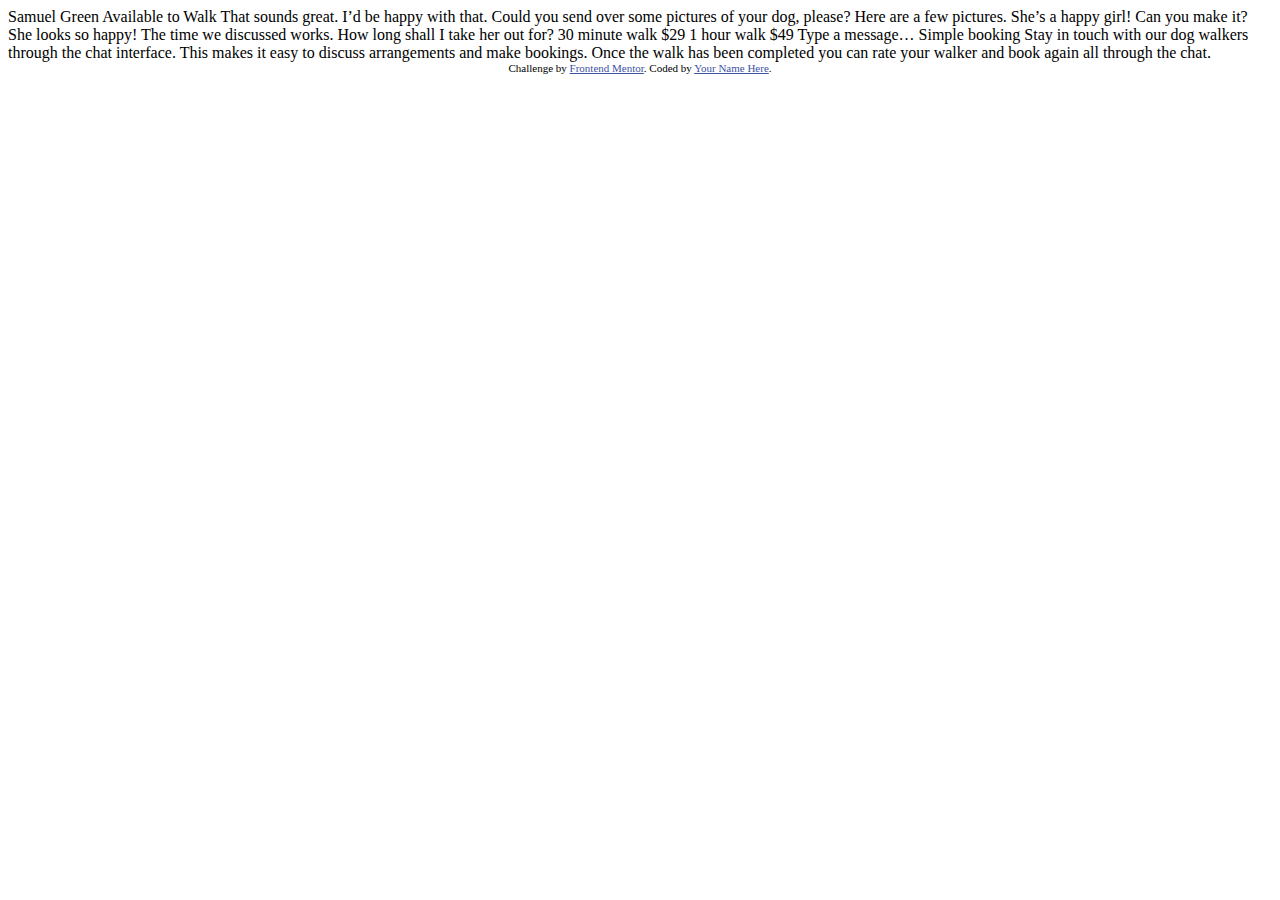
<file: chat-app-css-illustration-master/index.html>
<!DOCTYPE html>
<html lang="en">
<head>
  <meta charset="UTF-8">
  <meta name="viewport" content="width=device-width, initial-scale=1.0"> <!-- displays site properly based on user's device -->

  <link rel="icon" type="image/png" sizes="32x32" href="./images/favicon-32x32.png">
  
  <title>Frontend Mentor | [Challenge Name Here]</title>

  <!-- Feel free to remove these styles or customise in your own stylesheet 👍 -->
  <style>
    .attribution { font-size: 11px; text-align: center; }
    .attribution a { color: hsl(228, 45%, 44%); }
  </style>
</head>
<body>

  Samuel Green
  Available to Walk

  That sounds great. I’d be happy with that.

  Could you send over some pictures of your dog, please?

  Here are a few pictures. She’s a happy girl!

  Can you make it?

  She looks so happy! The time we discussed works. How long shall I take her out for?

  30 minute walk
  $29

  1 hour walk
  $49

  Type a message…

  Simple booking

  Stay in touch with our dog walkers through the chat interface. This makes it easy to 
  discuss arrangements and make bookings. Once the walk has been completed you can rate 
  your walker and book again all through the chat.
  
  <div class="attribution">
    Challenge by <a href="https://www.frontendmentor.io?ref=challenge" target="_blank">Frontend Mentor</a>. 
    Coded by <a href="#">Your Name Here</a>.
  </div>
</body>
</html>
</file>
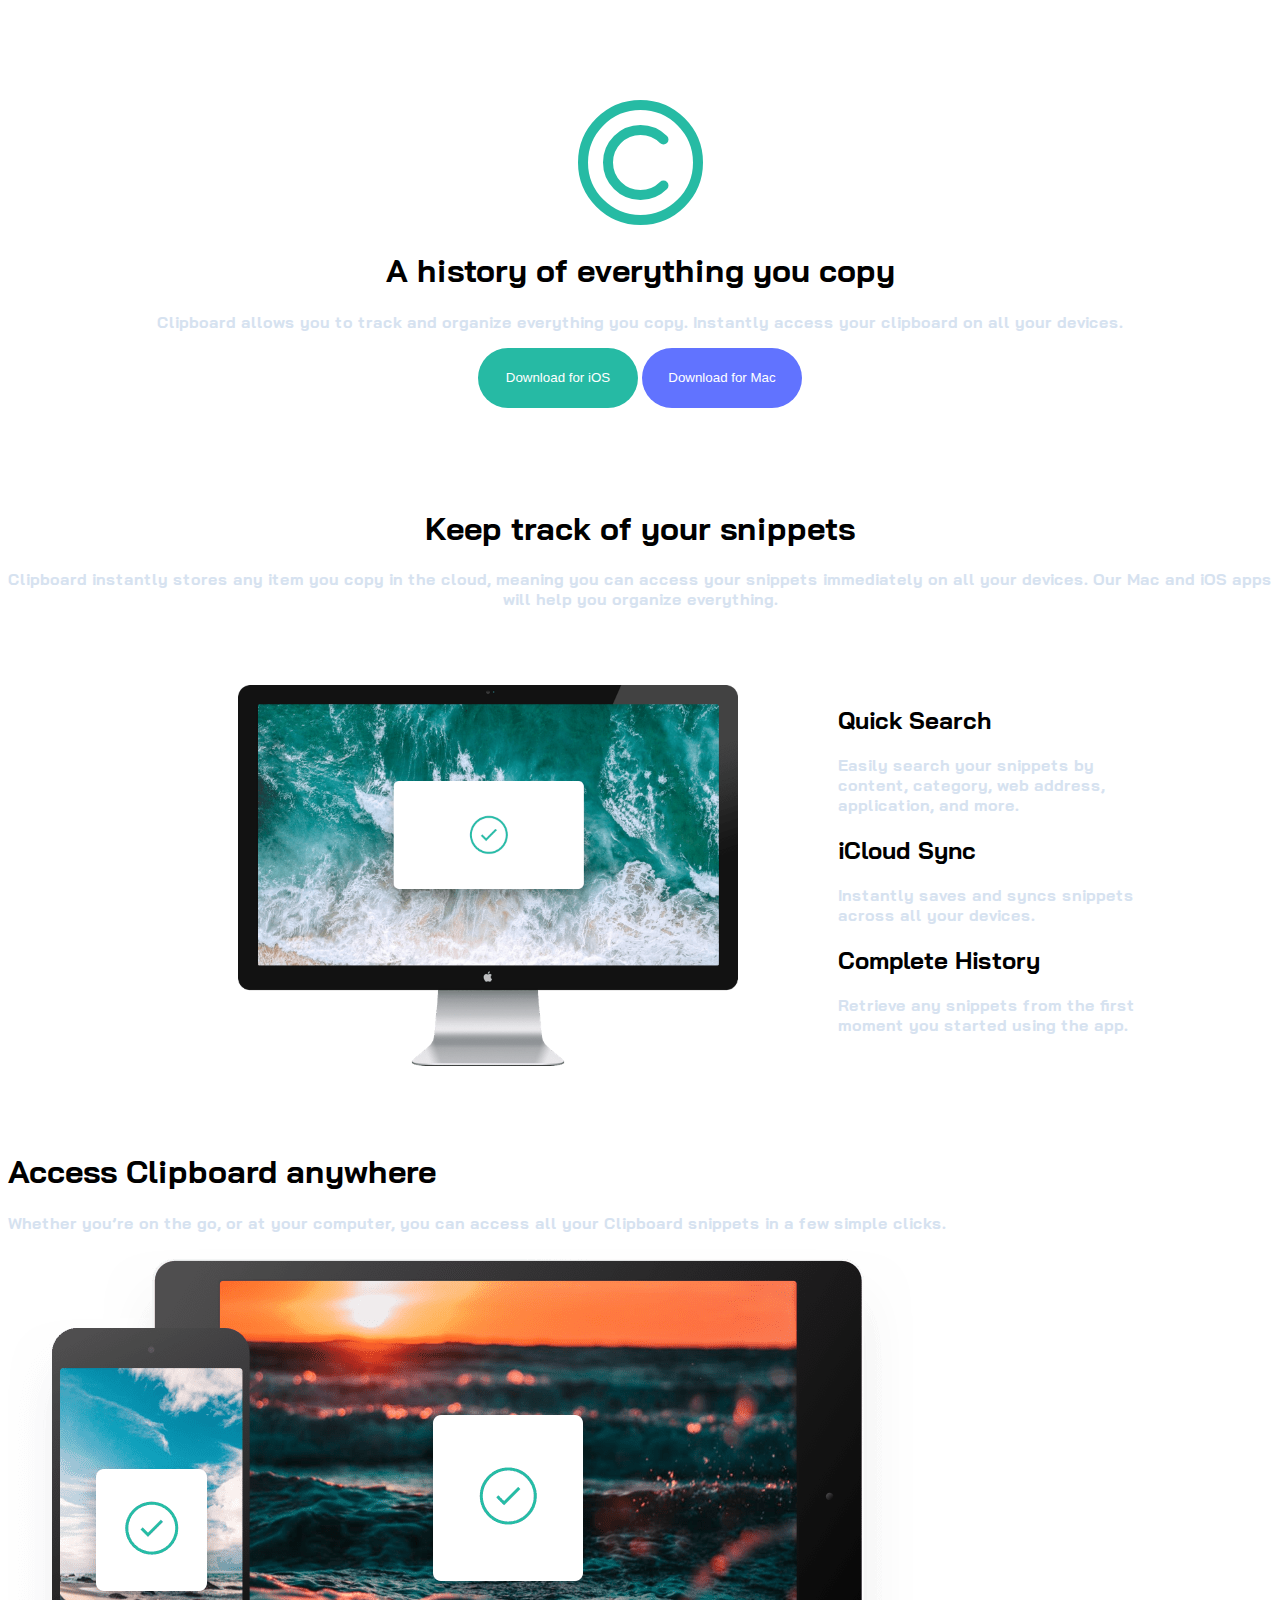
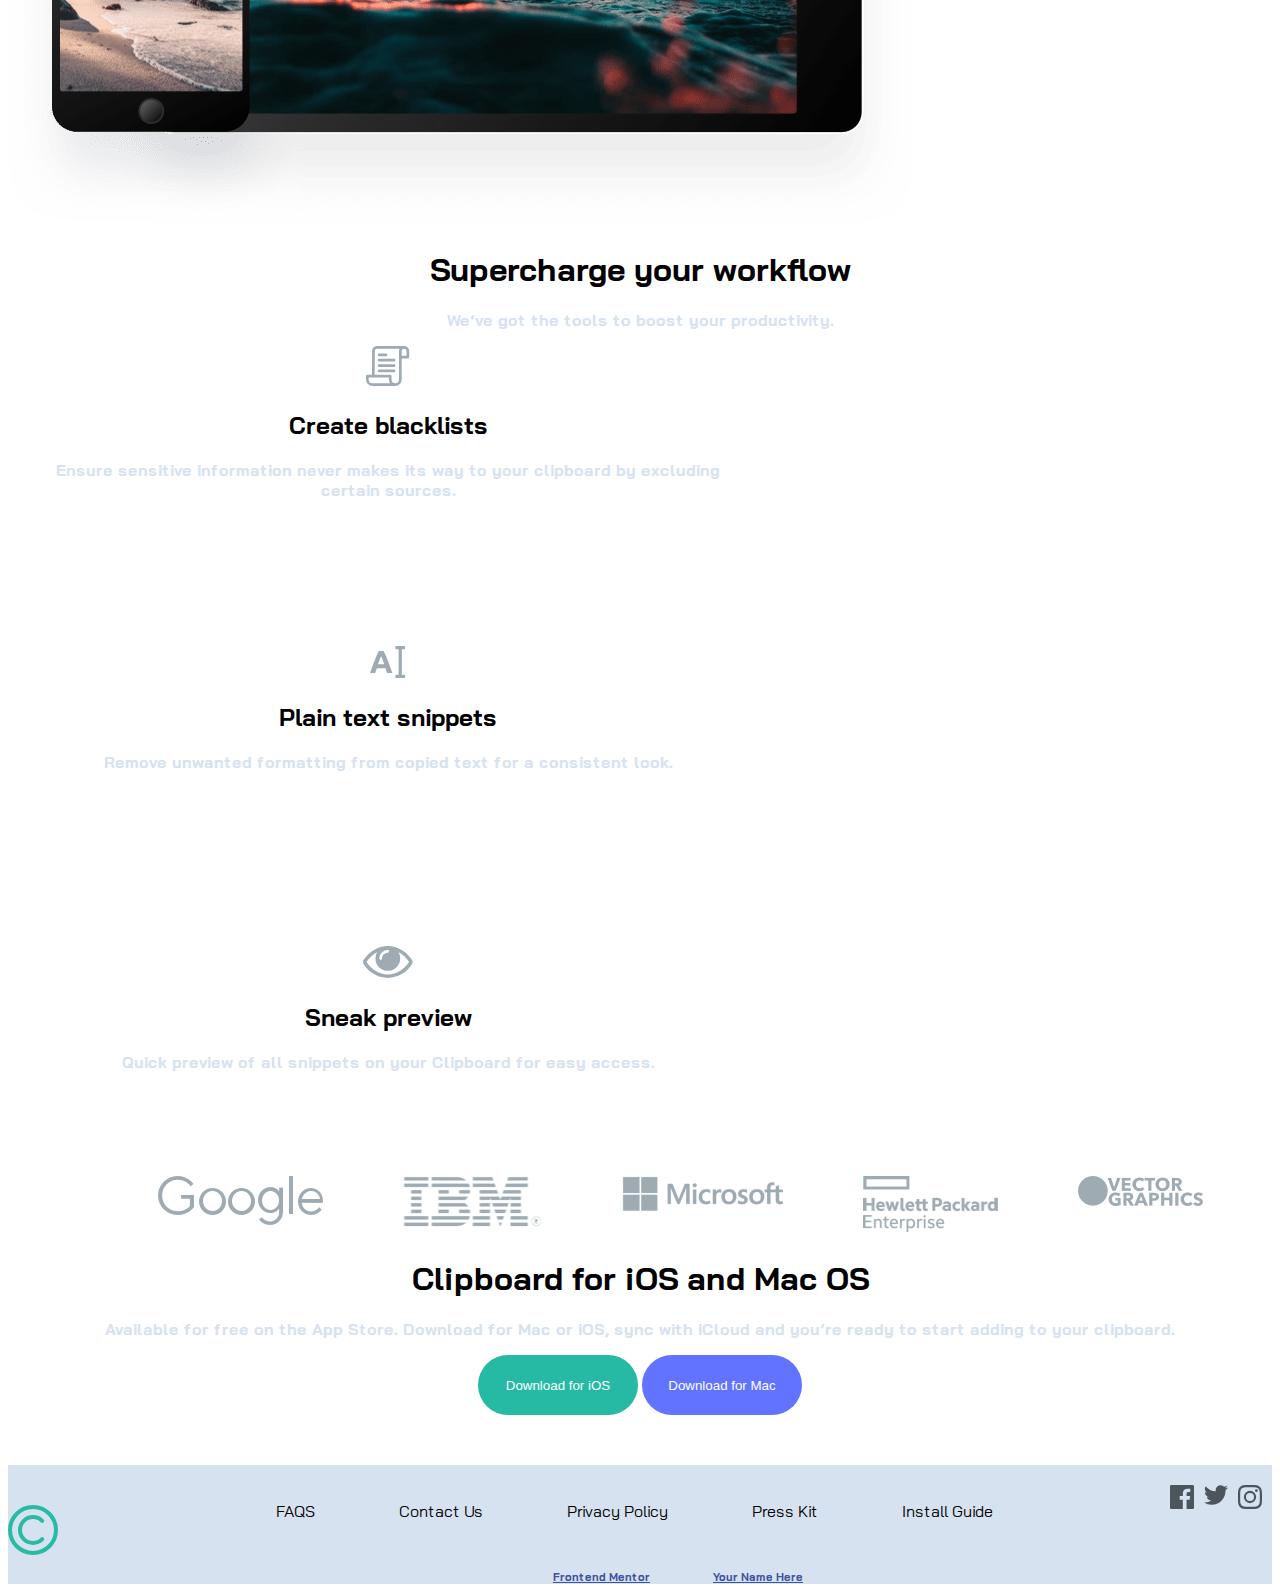
<file: clipboard-landing-page-master/index.html>
<!DOCTYPE html>
<html lang="en">
<head>
  <meta charset="UTF-8">
  <meta name="viewport" content="width=device-width, initial-scale=1.0"> <!-- displays site properly based on user's device -->
  <link rel="preconnect" href="https://fonts.googleapis.com">
  <link rel="preconnect" href="https://fonts.gstatic.com" crossorigin>
  <link href="https://fonts.googleapis.com/css2?family=Bai+Jamjuree:wght@600&display=swap" rel="stylesheet">
  <link rel="icon" type="image/png" sizes="32x32" href="./images/favicon-32x32.png">
  <link rel="stylesheet" href="style.css">
  <title>Frontend Mentor | Clipboard landing page</title>

  <!-- Feel free to remove these styles or customise in your own stylesheet 👍 -->
  <style>
    .attribution { font-size: 11px; text-align: center; }
    .attribution a { color: hsl(228, 45%, 44%); }
  </style>
</head>
<body>
  <div class="container">
    <div class="top">
      <img src="images/logo.svg" alt="">
      <h1>A history of everything you copy</h1>
      <p>Clipboard allows you to track and organize everything you 
        copy. Instantly access your clipboard on all your devices.</p>
      <div class="buttons">
        <button class="ios">Download for iOS</button>
        <button class="Mac">Download for Mac</button>
      </div>
      <div class="buttom">
        <h1>Keep track of your snippets</h1>
        <p>Clipboard instantly stores any item you copy in the cloud, 
          meaning you can access your snippets immediately on all your 
          devices. Our Mac and iOS apps will help you organize everything.</p>
      </div>
    </div>
    <div class="mid">
      <div class="mid-img">
        <img class="mid-img" src="images/image-computer.png" alt="">
      </div>
      <div class="mid-text">
        <div class="one">
          <h2>Quick Search</h2>
          <p>Easily search your snippets by content, category, web address, application, and more.</p>
        </div>
        <div class="one">
          <h2>iCloud Sync</h2>
          <p>Instantly saves and syncs snippets across all your devices.</p>
        </div>
        <div class="one">
          <h2>Complete History</h2>
          <p>Retrieve any snippets from the first moment you started using the app.</p>
        </div>
      </div>
    </div>
    <div class="mid-two">
      <div class="mid-two-text">
        <h1>Access Clipboard anywhere</h1>
        <p> Whether you’re on the go, or at your computer, you can access all your Clipboard 
          snippets in a few simple clicks.
        </p>
      </div>
      <div class="mid-two-image">
        <img class="mid-two-image" src="images/image-devices.png" alt="">
      </div>
      <div class="mid-mid">
        <h1>Supercharge your workflow</h1>
        <p>We’ve got the tools to boost your productivity.
        </p>
        <div class="mid-cards">
          <div class="mid-card-one">
            <img src="images/icon-blacklist.svg" alt="">
            <h2>Create blacklists</h2>
            <p>Ensure sensitive information never makes its way to your clipboard by excluding certain sources.</p>
          </div>
          <div class="mid-card-two">
            <img src="images/icon-text.svg" alt="">
            <h2>Plain text snippets</h2>
            <p>Remove unwanted formatting from copied text for a consistent look.</p>
          </div>
          <div class="mid-card-three">
            <img src="images/icon-preview.svg" alt="">
            <h2>Sneak preview</h2>
            <p>Quick preview of all snippets on your Clipboard for easy access.</p>
          </div>
        </div>
        <div class="logos">
          <div class="logo-one">
            <img src="images/logo-google.png" alt="">
          </div>
          <div class="logo-two">
            <img src="images/logo-ibm.png" alt="">
          </div>
          <div class="logo-three">
            <img src="images/logo-microsoft.png" alt="">
          </div>
          <div class="logo-four">
            <img src="images/logo-hp.png" alt="">
          </div>
          <div class="logo-five">
            <img src="images/logo-vector-graphics.png" alt="">
          </div>
        </div>
      </div>
    </div>
    <div class="down">
      <h1>Clipboard for iOS and Mac OS</h1>
      <p>Available for free on the App Store. Download for Mac or iOS, sync with iCloud 
        and you’re ready to start adding to your clipboard.
      </p>
      <div class="buttons">
        <button class="ios">Download for iOS</button>
        <button class="Mac">Download for Mac</button>
      </div>
    </div>
  </div>

  <footer>
    <div class="the-end">
      <div class="end-logo">
        <img class="end-logo" src="images/logo.svg" alt="">
      </div>
      <div class="end-list">
        <ul>
          <li>FAQS</li>
          <li>Contact Us</li>
          <li>Privacy Policy</li>
          <li>Press Kit</li>
          <li>Install Guide</li>
        </ul>
      </div>
      <div class="end-socials">
        <div class="facebook">
          <img src="images/icon-facebook.svg" alt="">
        </div>
        <div class="twitter">
          <img src="images/icon-twitter.svg" alt="">
        </div>
        <div class="instagram">
          <img src="images/icon-instagram.svg" alt="">
        </div>
      </div>
    </div>
    <p class="attribution">
      Challenge by <a href="https://www.frontendmentor.io?ref=challenge" target="_blank">Frontend Mentor</a>. 
      Coded by <a href="#">Your Name Here</a>.
    </p>
  </footer>
</body>
</html>
</file>
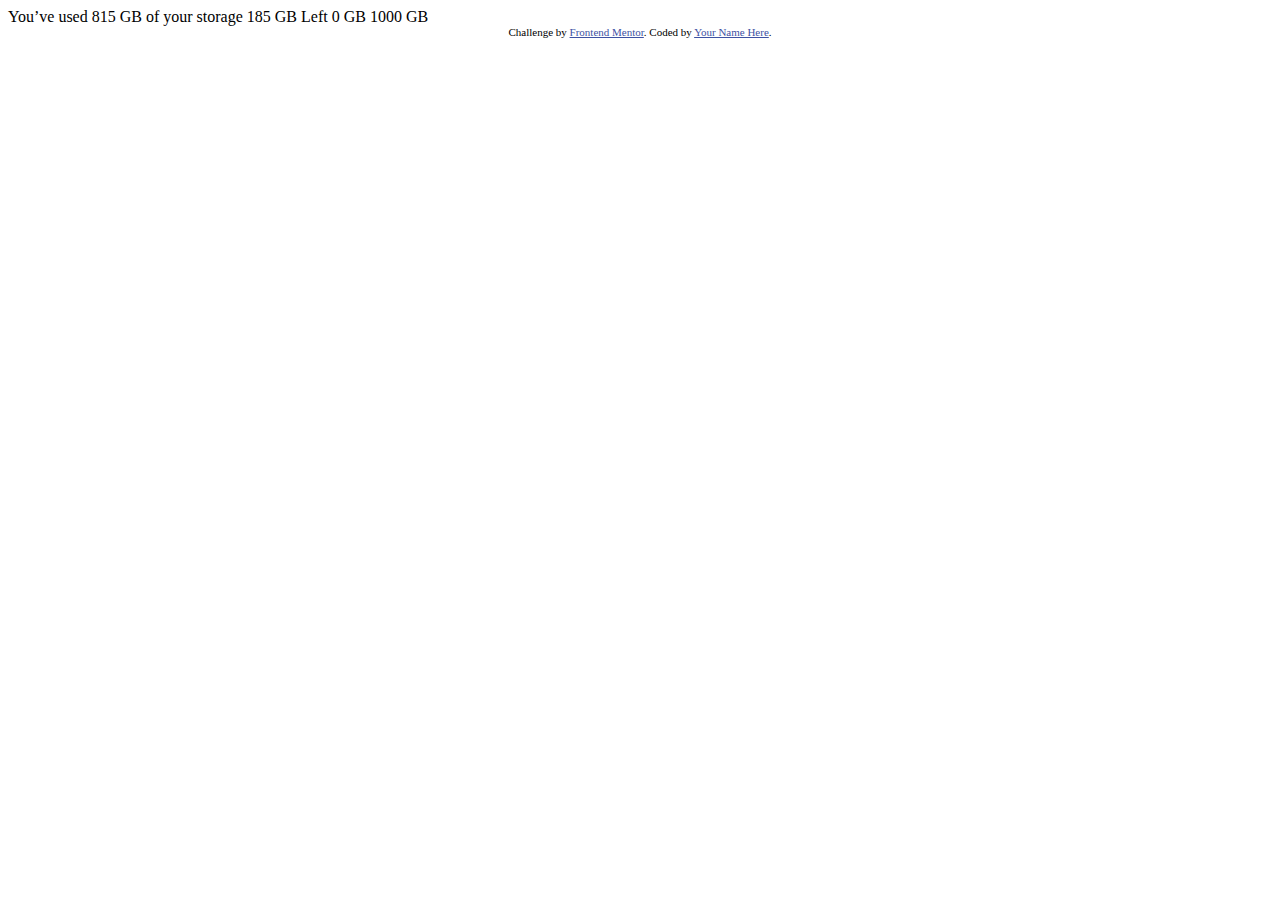
<file: fylo-data-storage-component-master/index.html>
<!DOCTYPE html>
<html lang="en">
<head>
  <meta charset="UTF-8">
  <meta name="viewport" content="width=device-width, initial-scale=1.0"> <!-- displays site properly based on user's device -->

  <link rel="icon" type="image/png" sizes="32x32" href="./images/favicon-32x32.png">
  
  <title>Frontend Mentor | Fylo data storage component</title>

  <!-- Feel free to remove these styles or customise in your own stylesheet 👍 -->
  <style>
    .attribution { font-size: 11px; text-align: center; }
    .attribution a { color: hsl(228, 45%, 44%); }
  </style>
</head>
<body>

  You’ve used 815 GB of your storage

  185 GB Left
  
  0 GB
  1000 GB
  
  <div class="attribution">
    Challenge by <a href="https://www.frontendmentor.io?ref=challenge" target="_blank">Frontend Mentor</a>. 
    Coded by <a href="#">Your Name Here</a>.
  </div>
</body>
</html>
</file>
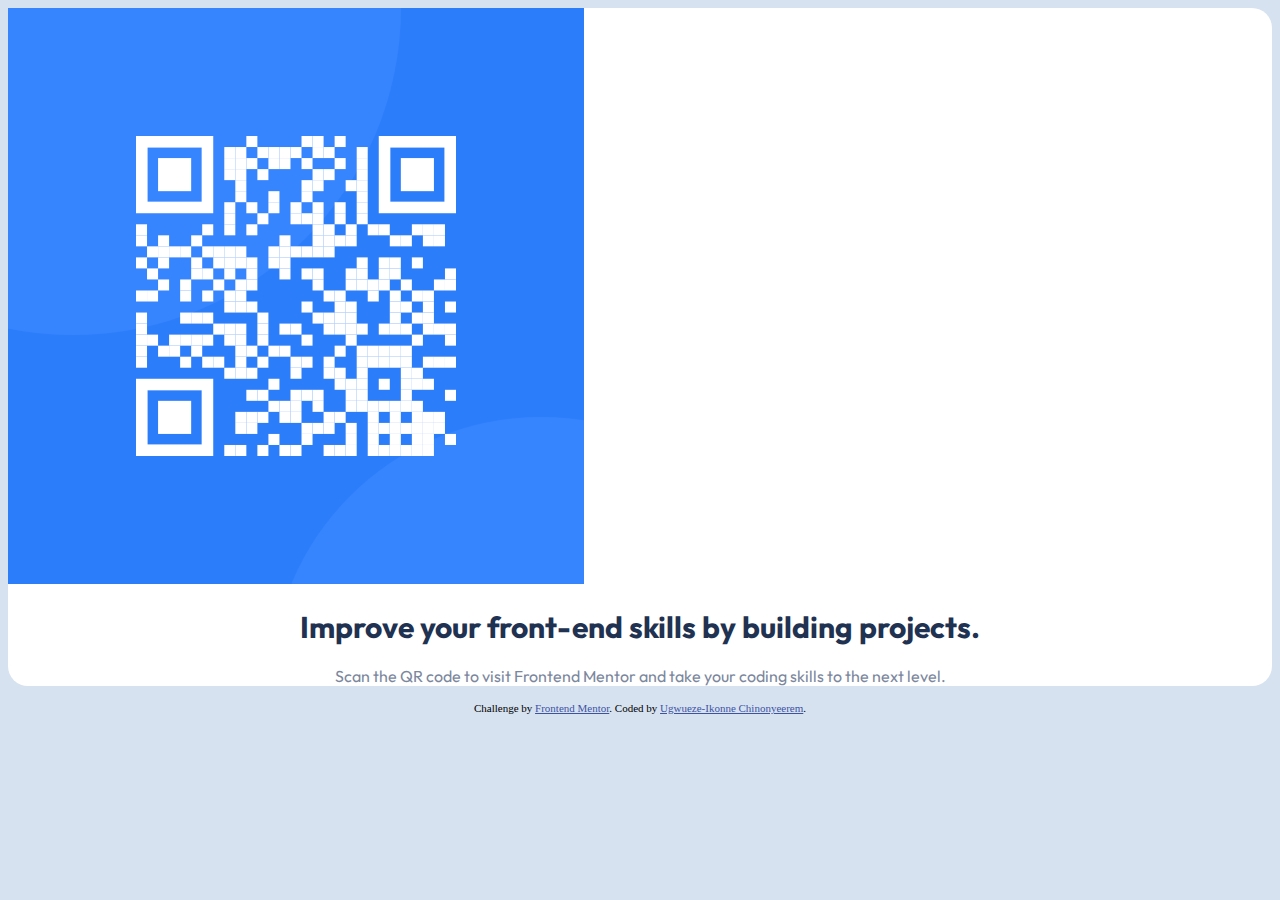
<file: qr-code-component-main/qr-code-component-main/index.html>
<!DOCTYPE html>
<html lang="en">
<head>
  <meta charset="UTF-8">
  <meta name="viewport" content="width=device-width, initial-scale=1.0"> <!-- displays site properly based on user's device -->

  <link rel="icon" type="image/png" sizes="32x32" href="./images/favicon-32x32.png">
  <link rel="stylesheet" href="style.css">
  <link rel="preconnect" href="https://fonts.googleapis.com">
  <link rel="preconnect" href="https://fonts.gstatic.com" crossorigin>
  <link href="https://fonts.googleapis.com/css2?family=Outfit&display=swap" rel="stylesheet">
  <title>Frontend Mentor | QR code component</title>

  <!-- Feel free to remove these styles or customise in your own stylesheet 👍 -->
  <style>
    .attribution { font-size: 11px; text-align: center; }
    .attribution a { color: hsl(228, 45%, 44%); }
  </style>
</head>
<body>
  <div class="container">
    <div class="image">
      <img id="image-container" src="images/image-qr-code.png" alt="">
    </div>
    <div class="text">
      <h1>Improve your front-end skills by building projects.</h1>
      <p>Scan the QR code to visit Frontend Mentor and take your coding skills to the next level. </p>
    </div>
  </div>

  
  <div class="attribution">
    Challenge by <a href="https://www.frontendmentor.io?ref=challenge" target="_blank">Frontend Mentor</a>. 
    Coded by <a href="#">Ugwueze-Ikonne Chinonyeerem</a>.
  </div>
  
</body>
</html>
</file>
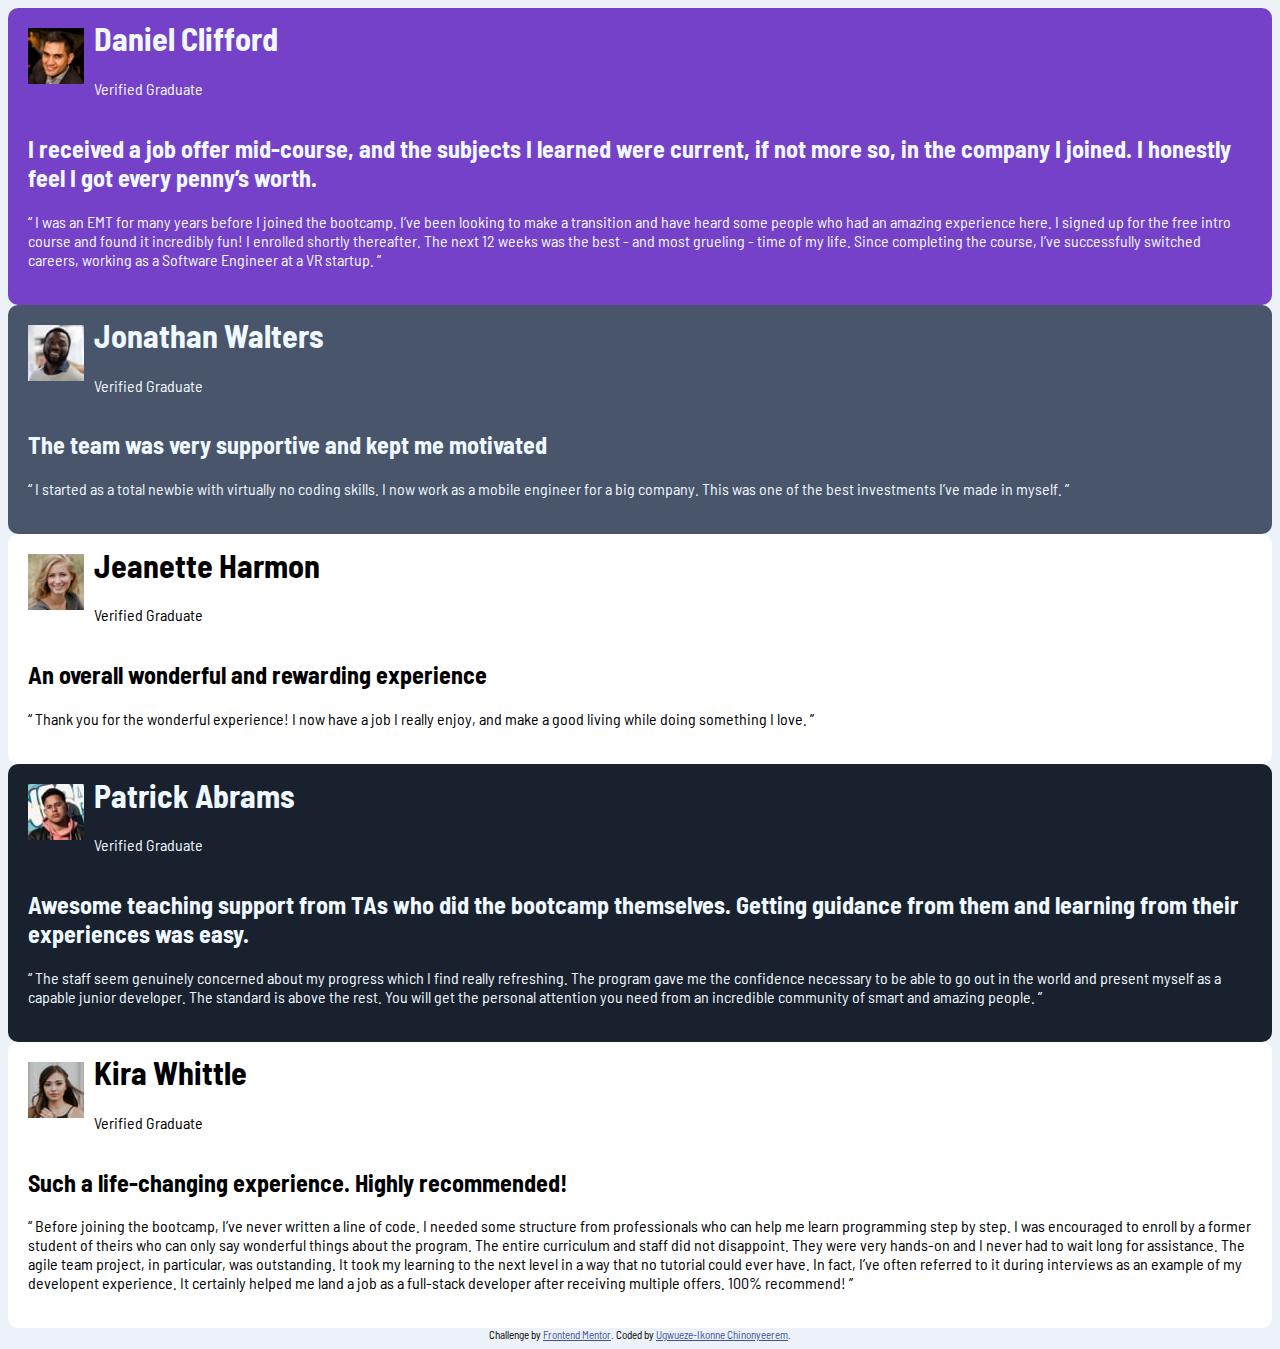
<file: testimonials-grid-section-main/testimonials-grid-section-main/index.html>
<!DOCTYPE html>
<html lang="en">
<head>
  <meta charset="UTF-8">
  <meta name="viewport" content="width=device-width, initial-scale=1.0"> <!-- displays site properly based on user's device -->
  <link rel="preconnect" href="https://fonts.googleapis.com">
  <link rel="preconnect" href="https://fonts.gstatic.com" crossorigin>
  <link href="https://fonts.googleapis.com/css2?family=Barlow+Semi+Condensed:wght@500&display=swap" rel="stylesheet">
  <link rel="icon" type="image/png" sizes="32x32" href="./images/favicon-32x32.png">
  <link rel="stylesheet" href="style.css">
  
  <title>Frontend Mentor | [Challenge Name Here]</title>

  <!-- Feel free to remove these styles or customise in your own stylesheet 👍 -->
  <style>
    .attribution { font-size: 11px; text-align: center; }
    .attribution a { color: hsl(228, 45%, 44%); }
  </style>
</head>
<body>
  <div class="container">
    <div class="first-half">
      <div class="first">
        <div class="first-card">
          <div class="information">
            <div>
              <img class="image" src="images/image-daniel.jpg" alt="">
            </div>
            <div class="information-text tw">
              <h1>Daniel Clifford</h1>
              <p>Verified Graduate</p>
            </div>
          </div>
          <h2 class="tw">I received a job offer mid-course, and the subjects I learned were current, if not more so, 
            in the company I joined. I honestly feel I got every penny’s worth.</h2>
          <p class="tw"> “ I was an EMT for many years before I joined the bootcamp. I’ve been looking to make a 
            transition and have heard some people who had an amazing experience here. I signed up 
            for the free intro course and found it incredibly fun! I enrolled shortly thereafter. 
            The next 12 weeks was the best - and most grueling - time of my life. Since completing 
            the course, I’ve successfully switched careers, working as a Software Engineer at a VR startup. ”</p>
        </div>
        <div class="second-card">
          <div class="information">
            <div>
              <img class="image" src="images/image-jonathan.jpg" alt="">
            </div>
            <div class="information-text tw">
              <h1>Jonathan Walters</h1>
              <p>Verified Graduate</p>
            </div>
          </div>
          <h2 class="tw">The team was very supportive and kept me motivated</h2>
          <p class="tw">“ I started as a total newbie with virtually no coding skills. I now work as a mobile engineer 
            for a big company. This was one of the best investments I’ve made in myself. ”</p>
        </div>
      </div>
      <div class="second">
        <div class="third-card">
          <div class="information">
            <div>
              <img class="image" src="images/image-jeanette.jpg" alt="">
            </div>
            <div class="information-text">
              <h1>Jeanette Harmon</h1>
              <p>Verified Graduate</p>
            </div>
          </div>
          <h2>An overall wonderful and rewarding experience</h2>
          <p>“ Thank you for the wonderful experience! I now have a job I really enjoy, and make a good living 
            while doing something I love. ”</p>
        </div>
        <div class="fourth-card">
          <div class="information">
            <div>
              <img class="image" src="images/image-patrick.jpg" alt="">
            </div>
            <div class="information-text tw">
              <h1>Patrick Abrams</h1>
              <p>Verified Graduate</p>
            </div>
          </div>
          <h2 class="tw">Awesome teaching support from TAs who did the bootcamp themselves. Getting guidance from them and 
            learning from their experiences was easy.
          </h2>
          <p class="tw">“ The staff seem genuinely concerned about my progress which I find really refreshing. The program 
            gave me the confidence necessary to be able to go out in the world and present myself as a capable 
            junior developer. The standard is above the rest. You will get the personal attention you need from 
            an incredible community of smart and amazing people. ”</p>
        </div>
      </div>     
    </div>
    <div class="second-half">
      <div class="fifth-card">
        <div class="information">
          <div>
            <img class="image" src="images/image-kira.jpg" alt="">
          </div>
          <div class="information-text">
            <h1>Kira Whittle</h1>
            <p>Verified Graduate</p>
          </div>
        </div>
        <h2>Such a life-changing experience. Highly recommended!</h2>
        <p>“ Before joining the bootcamp, I’ve never written a line of code. I needed some structure from 
          professionals who can help me learn programming step by step. I was encouraged to enroll by a former 
          student of theirs who can only say wonderful things about the program. The entire curriculum and staff 
          did not disappoint. They were very hands-on and I never had to wait long for assistance. The agile team 
          project, in particular, was outstanding. It took my learning to the next level in a way that no tutorial 
          could ever have. In fact, I’ve often referred to it during interviews as an example of my developent 
          experience. It certainly helped me land a job as a full-stack developer after receiving multiple offers. 
          100% recommend! ”</p>
      </div>
    </div>
  </div> 
  <div class="attribution">
    Challenge by <a href="https://www.frontendmentor.io?ref=challenge" target="_blank">Frontend Mentor</a>. 
    Coded by <a href="#">Ugwueze-Ikonne Chinonyeerem</a>.
  </div>
</body>
</html>
</file>
<file: clipboard-landing-page-master/style.css>
body{
    font-family:'Bai Jamjuree', sans-serif;
}

.buttom{
    margin-top: 100px;
    
    
}
p{
    color: hsl(212, 45%, 89%);
    font-weight:  bolder;
}
.top{
    text-align: center;
}
.mid{
    margin-right: 70px;
}
.container{
    margin-top: 100px;
}
.ios, .Mac{
    width: 160px;
    height: 60px;
    border-radius: 30px;
    border: 0px;
    color: white;
}
.ios{
    background-color: hsl(171, 66%, 44%);
}
.Mac{
    background-color: hsl(233, 100%, 69%);
}
.mid{
    display: flex;
    flex-direction: row;
    margin-left: 170px;
    padding: 60px;
}
.mid-img{
    width: 500px;
}
.mid-text{
    margin-left: 100px;
}

@media screen and (min-width: 1440px) {
    .mid-two{
        text-align: center;
    }
    .mid-cards{
        display: flex;
        flex-direction: row;
        
        padding: 40px;
    }
    
}


.mid-card-one, .mid-card-two, .mid-card-three{
    padding-left: 30px;
    height: 300px;
    width: 700px;  
}
.mid-mid{
    text-align: center;
}
.logos{
    display: flex;
    flex-wrap: wrap;
    justify-content: center;
    margin-top: -70px;
    
}
.logo-one, .logo-two, .logo-three, .logo-four, .logo-five{
    margin-left: 80px;
}
.down{
    text-align: center;
}
.the-end{
    display: flex;
    flex-direction: row;
    justify-content: space-between;
    margin-top: 50px;
    
}
.end-list{
    display: flex;
    flex-direction: row;
    margin-top: 20px;
}
.end-socials{
    display: flex;
    flex-direction: row;
    margin-top: 20px;   
}
.facebook, .twitter, .instagram{
    margin-right: 10px;
}
.end-logo{
    width: 50px;
    margin-top: 20px;
}
li{
    display: inline;
    padding: 40px;
    margin-top: 10px;
}
footer{
    background-color: hsl(212, 45%, 89%);

}
@media screen and (max-width: 375px) {
    .buttons{
        display: flex;
        flex-direction: column;
    }
    .ios, .Mac{
        width: 340px;
        margin-top: 20px;
    }
    .mid{
        display: flex;
        flex-direction: column;
        margin-left: 0px;
        padding: 10px;
    }
    .mid-img{
        width: 340px;
    }
    .mid-text{
        width: 340px;
        margin-left: 0px;
        text-align: center;
    }
    .mid-two-image{
        margin-left: 0px;
        width: 340px;
        text-align: center;
    }
    .mid-cards{
        display: flex;
        flex-direction: column;
        margin-left: 0px; 
        width: 340px;
    }
    .mid-two{
        width: 340px;
    }
    .mid-two-text{
        text-align: center;
    }
    .mid-card-one, .mid-card-two, .mid-card-three{
        
        width: 340px;
        height: 150px; 
    }
    .logos{
        display: flex;
        flex-direction: column;
    }
    .logo-one, .logo-two, .logo-three, .logo-four, .logo-five{
        width: 340px;
        margin-left: 0px;
        margin-top: 40px;
    }
    .the-end{
        display: block;
        text-align: center;
        margin-left: 20px;
        
    }
    .end-logo{
        margin-left: 60px;
    }
    .end-socials{
        margin-left: 80px;
    }
    li{
        display: flex;
        flex-direction: column;
        margin-left: 1px;
    }

}
</file>
<file: qr-code-component-main/qr-code-component-main/style.css>
body{
    background-color: hsl(212, 45%, 89%);
    
}
h1{
    color: hsl(218, 44%, 22%);
    text-align: center;
    font-weight: 400px;
    font-size: 30px;
    font-family: 'Outfit', sans-serif;
}
p{
    color: hsl(220, 15%, 55%);
    text-align: center;
    font-family: 'Outfit', sans-serif;
}
.container{
    background-color: hsl(0, 0%, 100%);
    border-radius: 20px;
}

@media screen and (min-width: 1440px) {
    .container{
        margin-top: 100px;
        margin-left: 600px;
        width: 330px;
        height: 550px;
        display: flex;
        flex-direction: column;
        justify-content: space-between;
        
    }
    #image-container{
        width: 300px;
        height: 300px;
        border-radius: 20px;
        margin-left: 15px;
        margin-top: 20px;
    }
    .text{
        margin-bottom: 40px;
        margin-left: 10px;
    }
    .attribution{
        margin-top: 40px;
    }
}
@media screen and (max-width: 375px) {
    .container{
        margin-top: 100px;
        margin-left: 20px;
        width: 330px;
        height: 550px;
        display: flex;
        flex-direction: column;
        justify-content: space-between;
        
    }
    #image-container{
        width: 300px;
        height: 300px;
        border-radius: 20px;
        margin-left: 15px;
        margin-top: 20px;
    }
    .text{
        margin-bottom: 40px;
        margin-left: 10px;
    }
    .attribution{
        margin-top: 40px;
    }
}
</file>
<file: testimonials-grid-section-main/testimonials-grid-section-main/style.css>
body{
    min-height: 100vh; 
    justify-content: center; 
    
    background-color: hsl(210, 46%, 95%);
    font-family: 'Barlow Semi Condensed', sans-serif;
    
}
.information{
    display: flex;
    flex-direction: row
    
}

.information-text{
    margin-left: 10px;
    margin-top: -30px;
}
.first-card{
    background-color: hsl(263, 55%, 52%);
    padding: 20px;
    border-radius: 10px;
}
.second-card{
    background-color: hsl(217, 19%, 35%);
    padding: 20px;
    border-radius: 10px;
}
.third-card{
    background-color: white;
    padding: 20px;
    border-radius: 10px;
}
.fourth-card{
    background-color: hsl(219, 29%, 14%);
    padding: 20px;
    border-radius: 10px;
}
.fifth-card{
    background-color: white;
    padding: 20px;
    border-radius: 10px;
}
.tw{
    color: aliceblue
}
@media screen and (min-width: 1440px) {
   .container{
    display: flex;
    flex-direction: row;
    justify-content: center;
    padding: 50px;
    
   }
   .first-half{
    display: flex;
    flex-direction:column
    
   }
   .first, .second{
    display: flex;
    flex-direction: row;
   }
   .first-card{
    width: 560px;
    margin-bottom: 20px;
    margin-right: 20px;
    
   }
   .second-card{
    width: 240px;
    margin-bottom: 20px;
   
   }
   .third-card{
    width: 240px;
    margin-right: 20px;
    
   }
   .fourth-card{
    width: 560px;
    
   }
   .fifth-card{
    margin-left: 20px;
    height: 750px;
    width: 240px;
   }


}
@media screen and (max-width: 375px) {
    .container{
        display: flex;
        flex-direction: column;
        padding: 20px;
    }
    .first-card{
        width: 300px;
        margin-bottom: 20px;
        height: 550px;
        
        
       }
       .second-card{
        width: 300px;
        margin-bottom: 20px;
        height: 375px;
       
       }
       .third-card{
        width: 300px;
        margin-bottom: 20px;
        height: 375px;
        
       }
       .fourth-card{
        width: 300px;
        margin-bottom: 20px;
        height: 550px;
       }
       .fifth-card{
        margin-bottom: 20px;
        height: 550px;
        width: 300px;
       }
}
</file>
